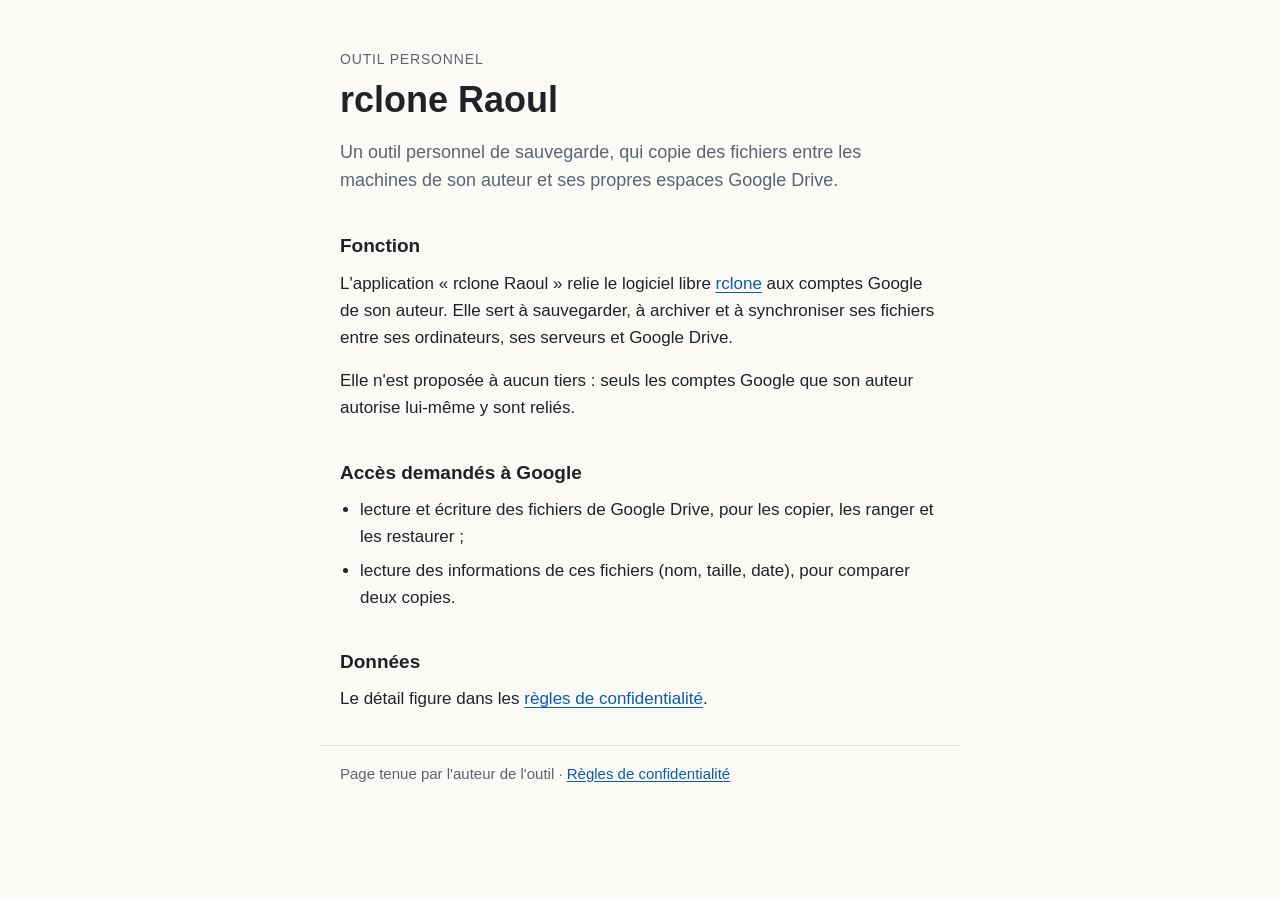
<file: index.html>
<!doctype html>
<html lang="fr">
<head>
  <meta charset="utf-8">
  <meta name="viewport" content="width=device-width, initial-scale=1">
  <title>rclone Raoul · sauvegarde personnelle</title>
  <meta name="description" content="Outil personnel de sauvegarde de fichiers vers Google Drive, fondé sur le logiciel libre rclone.">
  <meta name="robots" content="noindex">
  <link rel="stylesheet" href="style.css">
</head>
<body>
  <main>
    <p class="surtitre">Outil personnel</p>
    <h1>rclone Raoul</h1>
    <p class="chapeau">Un outil personnel de sauvegarde, qui copie des fichiers entre les machines de son auteur et ses propres espaces Google Drive.</p>

    <h2>Fonction</h2>
    <p>L'application « rclone Raoul » relie le logiciel libre <a href="https://rclone.org/">rclone</a> aux comptes Google de son auteur. Elle sert à sauvegarder, à archiver et à synchroniser ses fichiers entre ses ordinateurs, ses serveurs et Google Drive.</p>
    <p>Elle n'est proposée à aucun tiers : seuls les comptes Google que son auteur autorise lui-même y sont reliés.</p>

    <h2>Accès demandés à Google</h2>
    <ul>
      <li>lecture et écriture des fichiers de Google Drive, pour les copier, les ranger et les restaurer ;</li>
      <li>lecture des informations de ces fichiers (nom, taille, date), pour comparer deux copies.</li>
    </ul>

    <h2>Données</h2>
    <p>Le détail figure dans les <a href="confidentialite.html">règles de confidentialité</a>.</p>
  </main>
  <footer>
    <p>Page tenue par l'auteur de l'outil · <a href="confidentialite.html">Règles de confidentialité</a></p>
  </footer>
</body>
</html>
</file>
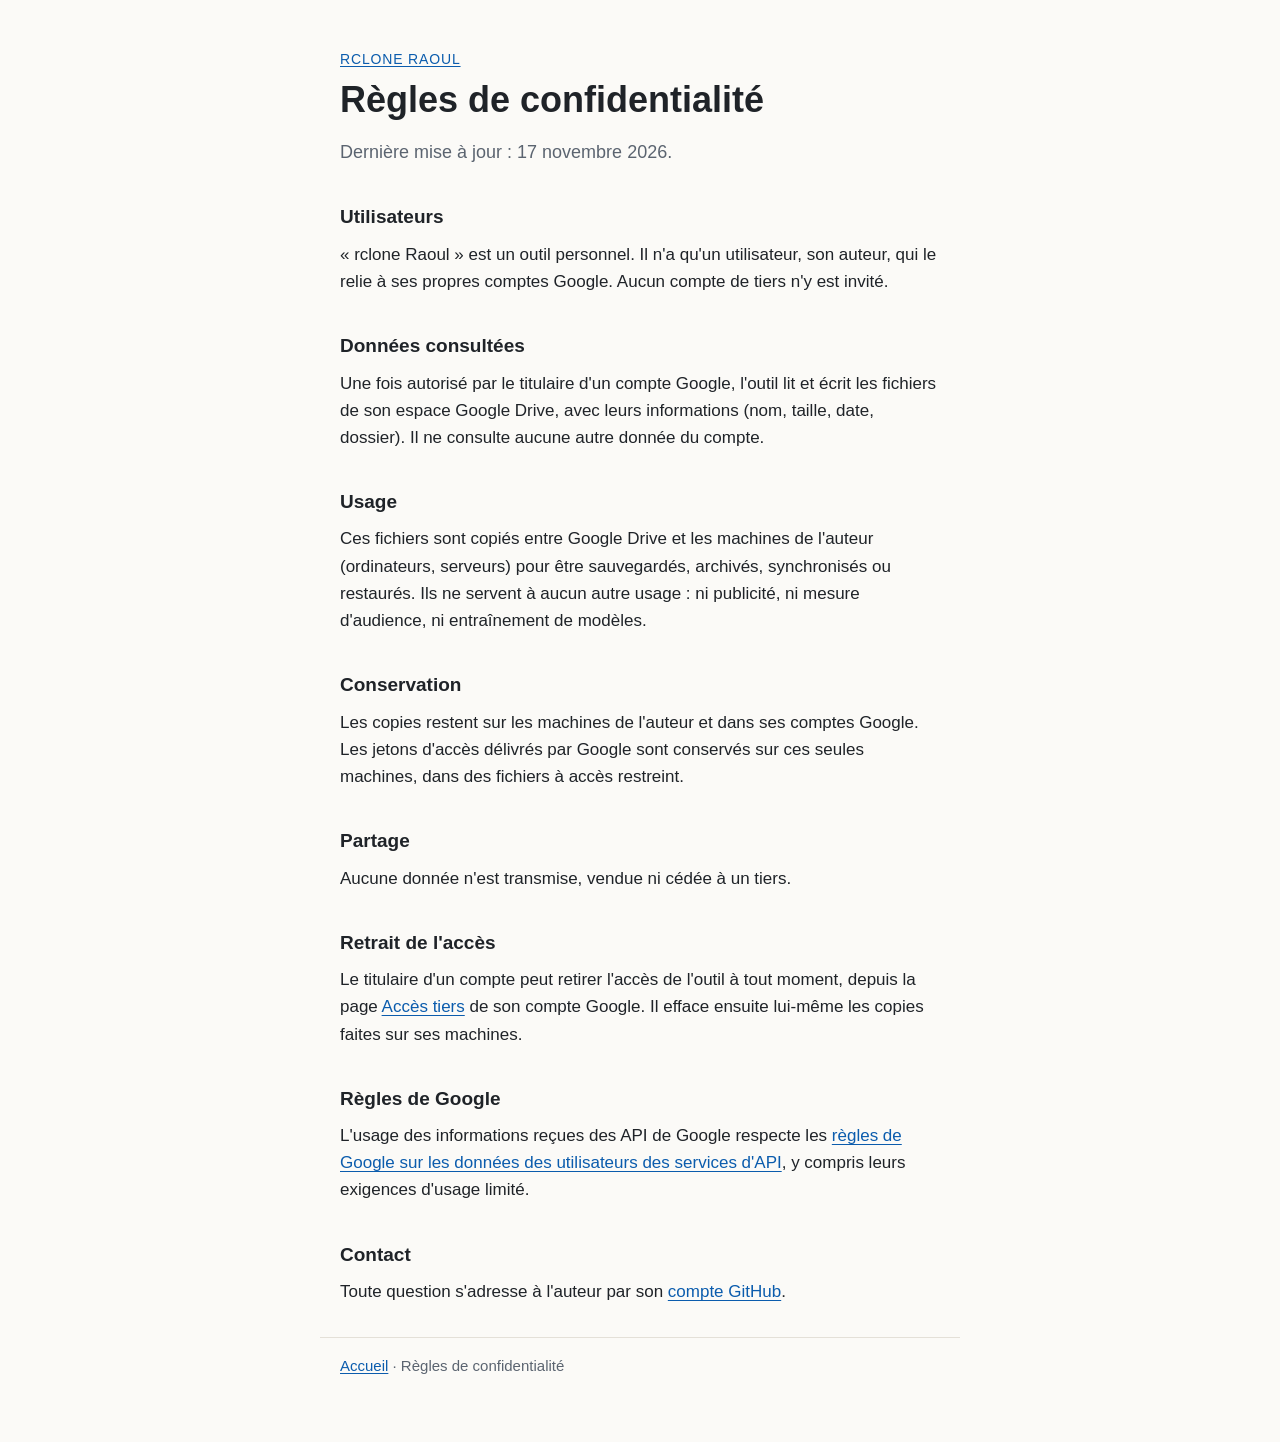
<file: confidentialite.html>
<!doctype html>
<html lang="fr">
<head>
  <meta charset="utf-8">
  <meta name="viewport" content="width=device-width, initial-scale=1">
  <title>Règles de confidentialité · rclone Raoul</title>
  <meta name="description" content="Règles de confidentialité de l'outil personnel de sauvegarde « rclone Raoul ».">
  <meta name="robots" content="noindex">
  <link rel="stylesheet" href="style.css">
</head>
<body>
  <main>
    <p class="surtitre"><a href="./">rclone Raoul</a></p>
    <h1>Règles de confidentialité</h1>
    <p class="chapeau">Dernière mise à jour : 17 novembre 2026.</p>

    <h2>Utilisateurs</h2>
    <p>« rclone Raoul » est un outil personnel. Il n'a qu'un utilisateur, son auteur, qui le relie à ses propres comptes Google. Aucun compte de tiers n'y est invité.</p>

    <h2>Données consultées</h2>
    <p>Une fois autorisé par le titulaire d'un compte Google, l'outil lit et écrit les fichiers de son espace Google Drive, avec leurs informations (nom, taille, date, dossier). Il ne consulte aucune autre donnée du compte.</p>

    <h2>Usage</h2>
    <p>Ces fichiers sont copiés entre Google Drive et les machines de l'auteur (ordinateurs, serveurs) pour être sauvegardés, archivés, synchronisés ou restaurés. Ils ne servent à aucun autre usage : ni publicité, ni mesure d'audience, ni entraînement de modèles.</p>

    <h2>Conservation</h2>
    <p>Les copies restent sur les machines de l'auteur et dans ses comptes Google. Les jetons d'accès délivrés par Google sont conservés sur ces seules machines, dans des fichiers à accès restreint.</p>

    <h2>Partage</h2>
    <p>Aucune donnée n'est transmise, vendue ni cédée à un tiers.</p>

    <h2>Retrait de l'accès</h2>
    <p>Le titulaire d'un compte peut retirer l'accès de l'outil à tout moment, depuis la page <a href="https://myaccount.google.com/permissions">Accès tiers</a> de son compte Google. Il efface ensuite lui-même les copies faites sur ses machines.</p>

    <h2>Règles de Google</h2>
    <p>L'usage des informations reçues des API de Google respecte les <a href="https://developers.google.com/terms/api-services-user-data-policy">règles de Google sur les données des utilisateurs des services d'API</a>, y compris leurs exigences d'usage limité.</p>

    <h2>Contact</h2>
    <p>Toute question s'adresse à l'auteur par son <a href="https://github.com/RaoulDelpech">compte GitHub</a>.</p>
  </main>
  <footer>
    <p><a href="./">Accueil</a> · Règles de confidentialité</p>
  </footer>
</body>
</html>
</file>
<file: style.css>
:root {
  --fond: #fbfaf7;
  --texte: #1f2328;
  --texte-doux: #5b6470;
  --trait: #e4e0d8;
  --lien: #0b5cad;
  --largeur: 40rem;
  --pas: 1rem;
}

* { box-sizing: border-box; }

html { -webkit-text-size-adjust: 100%; }

body {
  margin: 0;
  background: var(--fond);
  color: var(--texte);
  font: 1.0625rem/1.6 -apple-system, BlinkMacSystemFont, "Segoe UI", Roboto, "Helvetica Neue", Arial, sans-serif;
}

main, footer {
  max-width: var(--largeur);
  margin: 0 auto;
  padding: calc(var(--pas) * 3) calc(var(--pas) * 1.25) var(--pas);
}

footer {
  padding-top: var(--pas);
  padding-bottom: calc(var(--pas) * 3);
  border-top: 1px solid var(--trait);
  color: var(--texte-doux);
  font-size: 0.9375rem;
}

.surtitre {
  margin: 0 0 calc(var(--pas) * 0.5);
  color: var(--texte-doux);
  font-size: 0.875rem;
  letter-spacing: 0.06em;
  text-transform: uppercase;
}

h1 {
  margin: 0 0 var(--pas);
  font-size: clamp(1.75rem, 5vw, 2.25rem);
  line-height: 1.2;
}

h2 {
  margin: calc(var(--pas) * 2.25) 0 calc(var(--pas) * 0.5);
  font-size: 1.1875rem;
}

p, ul { margin: 0 0 var(--pas); }

ul { padding-left: 1.25rem; }

li { margin-bottom: calc(var(--pas) * 0.4); }

.chapeau { color: var(--texte-doux); font-size: 1.125rem; }

a { color: var(--lien); text-underline-offset: 0.15em; }

a:focus-visible { outline: 2px solid var(--lien); outline-offset: 2px; border-radius: 2px; }
</file>
